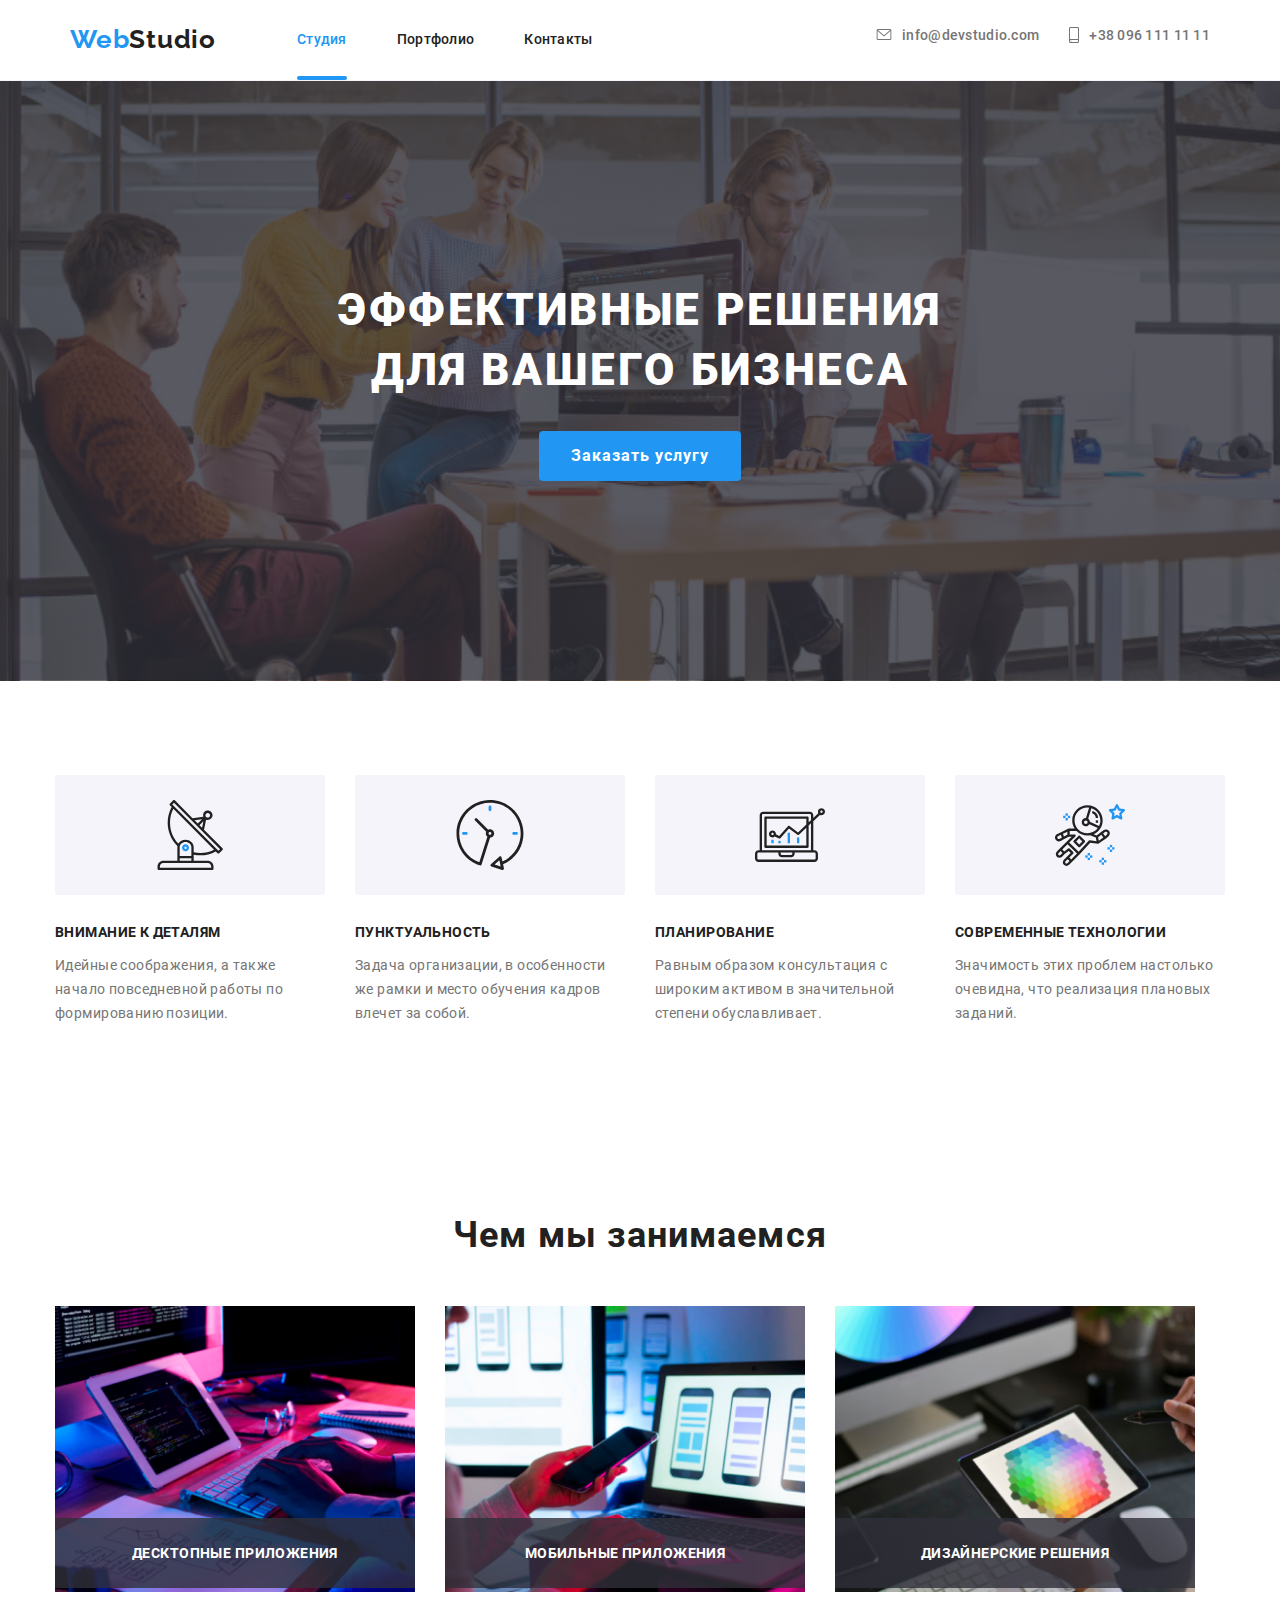
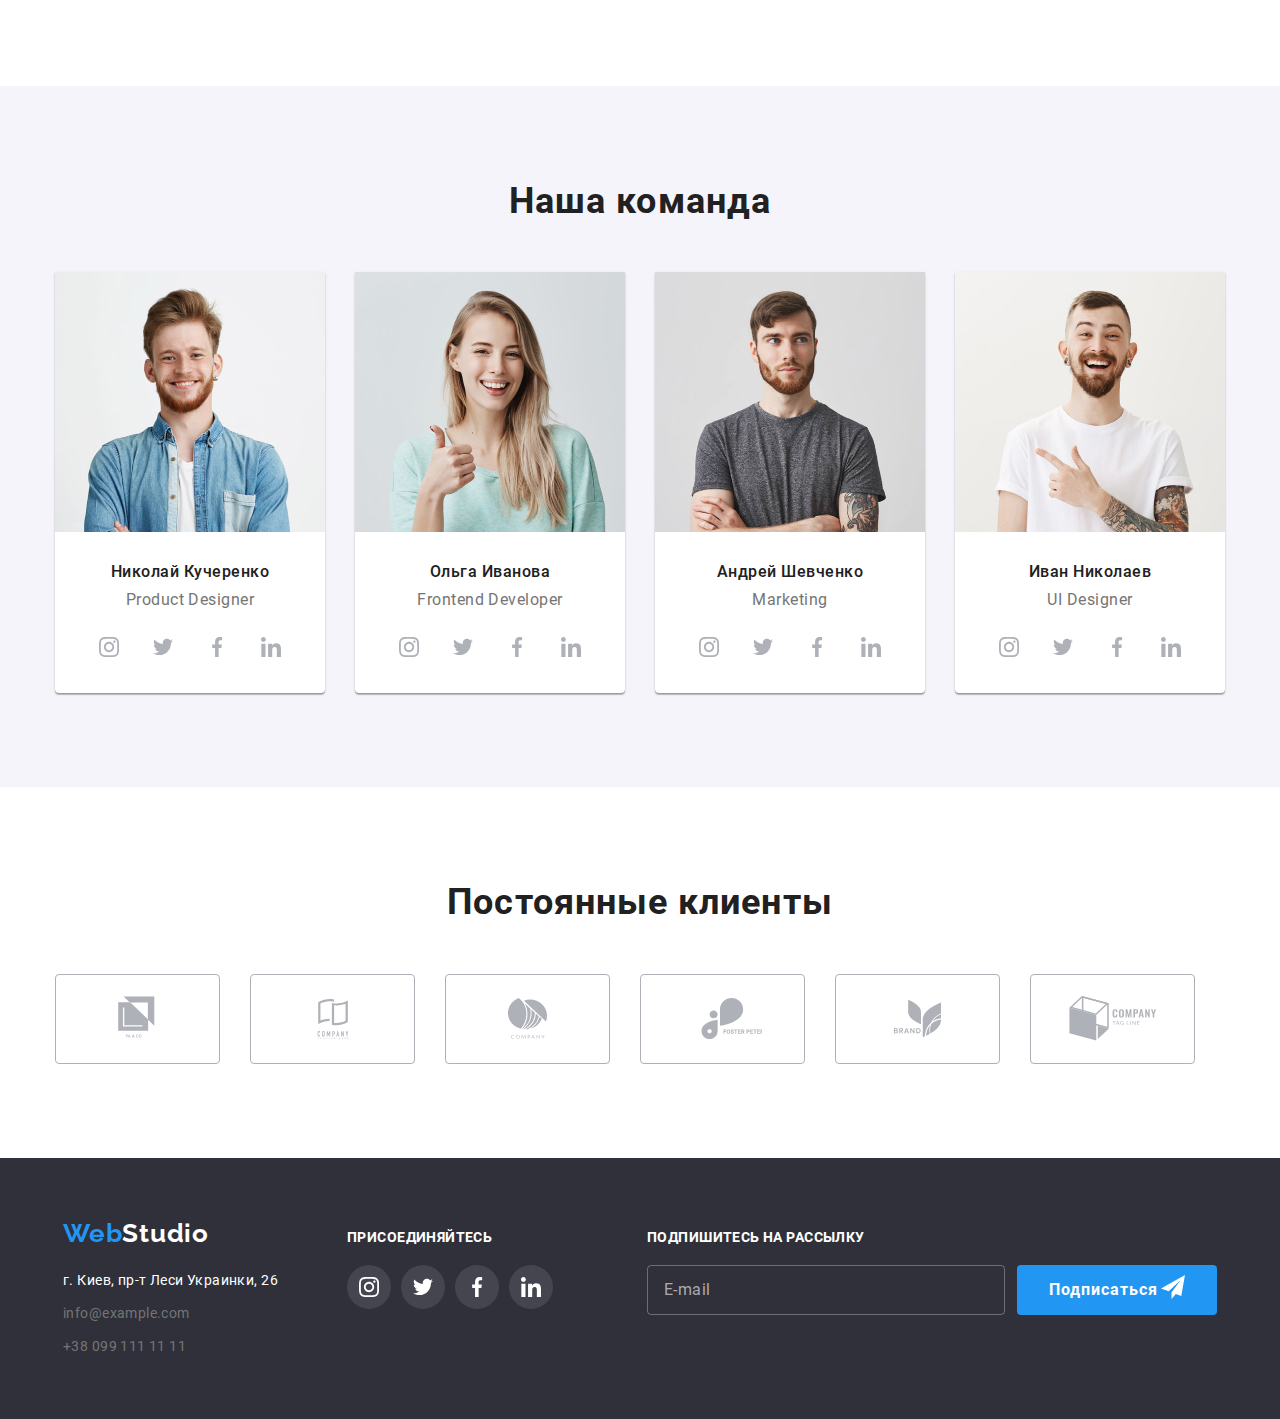
<file: index.html>
<!DOCTYPE html>
<html lang="ru">

<!--HEAD-->

<head>
    <meta charset="UTF-8">
    <meta name="viewport" content="width=device-width, initial-scale=1.0">
    <title>WebStudio</title>
    <!-- <link rel="preconnect" href="https://fonts.gstatic.com"> -->
    <!-- <link
        href="https://fonts.googleapis.com/css2?family=Oleo+Script&family=Raleway:wght@700&family=Roboto:wght@400;500;700;900&display=swap"
        rel="stylesheet"> -->
    <link rel="stylesheet" href="./css/main.min.css" />
</head>

<!--BODY-->

<body>

    <!--HEADER-->
    <header class="header">
        <nav class="header__nav">
            <a href="./index.html" class="header__logo">Web<span class="header__span">Studio</span>
            </a>

            <button type="button" class="menu-button" aria-expanded="false" aria-controls="menu-container"
                data-menu-button>
                <svg class="header__menu" width="24" height="24" aria-label="Переключатель мобильного меню">
                    <use class="icon-cross" href="./img/header-menu-close.svg#icon-cross"></use>
                    <use class="icon-menu" href="./img/header-menu-close.svg#icon-menu"></use>
                </svg>
            </button>
            <!--SITE-NAV-->
            <div class="menu-container" id="menu-container" data-menu>
                <ul class="site-nav list">
                    <li class="site-nav__item"><a href="./index.html" class="site-nav__link current">Студия</a></li>
                    <li class="site-nav__item"><a href="./portfolio.html" class="site-nav__link">Портфолио</a></li>
                    <li class="site-nav__item"><a href="" class="site-nav__link">Контакты</a></li>
                </ul>
                <!-- CONTACTS MENU-->
                <ul class="contacts list">
                    <li class="contacts__item"><a href="mailto:info@devstudio.com" class="contacts__link">
                            <svg class="contacts__icon" width="16px" height="11px">
                                <use href="./img/symbol-defs.svg#icon-envelope"></use>
                            </svg>info@devstudio.com</a></li>
                    <li class="contacts__item"><a href="tel:+380961111111" class="contacts__link">
                            <svg class="contacts__icon" width="10px" height="16px">
                                <use href="./img/symbol-defs.svg#icon-smartphone"></use>
                            </svg>+38 096 111 11 11</a></li>
                </ul>
            </div>
        </nav>
    </header>

    <main>
        <!--HERO-->
        <section class="hero">
            <h1 class="hero__title">Эффективные решения<br>для вашего бизнеса</h1>
            <button type="button" class="hero__button" data-modal-open>Заказать услугу</button>
        </section>

        <!-- SECTION ADVANTAGES -->
        <section class="advantages section">
            <!--HIDDEN H2-->
            <h2 class="section-title visually-hidden">Преимущества Web студии</h2>
            <ul class="advantages__list container list">
                <li class="advantages__item">
                    <div class="advantages__thumb">
                        <svg class="advantages__icon">
                            <use href="./img/symbol-defs.svg#icon-Group-1"></use>
                        </svg>
                    </div>
                    <h3 class="advantages__heading">Внимание к деталям</h3>
                    <p class="advantages__text">
                        Идейные соображения, а также начало повседневной работы по формированию позиции.
                    </p>
                </li>
                <li class="advantages__item">
                    <div class="advantages__thumb">
                        <svg class="advantages__icon">
                            <use href="./img/symbol-defs.svg#icon-clock-1"></use>
                        </svg>
                    </div>
                    <h3 class="advantages__heading">Пунктуальность</h3>
                    <p class="advantages__text">
                        Задача организации, в особенности же рамки и место обучения кадров влечет за собой.
                    </p>
                </li>
                <li class="advantages__item">
                    <div class="advantages__thumb">
                        <svg class="advantages__icon">
                            <use href="./img/symbol-defs.svg#icon-diagram-1"></use>
                        </svg>
                    </div>
                    <h3 class="advantages__heading">Планирование</h3>
                    <p class="advantages__text">
                        Равным образом консультация с широким активом в значительной степени обуславливает.
                    </p>
                </li>
                <li class="advantages__item">
                    <div class="advantages__thumb">
                        <svg class="advantages__icon">
                            <use href="./img/symbol-defs.svg#icon-astronaut-1"></use>
                        </svg>
                    </div>
                    <h3 class="advantages__heading">Современные технологии</h3>
                    <p class="advantages__text">
                        Значимость этих проблем настолько очевидна, что реализация плановых заданий.
                    </p>
                </li>
            </ul>
        </section>

        <!-- SECTION SERVICES -->
        <section class="services section container">
            <h2 class="section-title">Чем мы занимаемся</h2>
            <ul class="services__list list">
                <li class="services__item">
                    <div class="services__position"><img src="./img/photo1.jpg" alt="Услуги компании"
                            class="service__image" width="370" />
                        <p class="services__heading">Десктопные приложения</p>
                    </div>
                </li>
                <li class="services__item">
                    <div class="services__position"><img src="./img/photo2.jpg" alt="Услуги компании"
                            class="service__image" width="370" />
                        <p class="services__heading">Мобильные приложения</p>
                    </div>
                </li>
                <li class="services__item">
                    <div class="services__position"><img src="./img/photo3.jpg" alt="Услуги компании"
                            class="service__image" width="370" />
                        <p class="services__heading">Дизайнерские решения</p>
                    </div>
                </li>
            </ul>
        </section>

        <!--SECTION TEAM-->
        <section class="team section">
            <div class="container">
                <h2 class="section-title">Наша команда</h2>
                <ul class="team__list list">
                    <li class="team__item">
                        <picture class="team__pic">
                            <source srcset="./img/team/team1-desk.jpg 1x, ./img/team/team1-desk@2x.jpg 2x" media="(min-width:1200px)" />
                            <source srcset="./img/team/team1-tab.jpg 1x, ./img/team/team1-tab@2x.jpg 2x" media="(min-width:768px)" />
                            <source srcset="./img/team/team1-mob.jpg 1x, ./img/team/team1-mob@2x.jpg 2x" media="(max-width:767px)" />
                            <img src="./img/team/team1-desk.jpg" alt="Николай Кучеренко" />
                        </picture>
                        <!-- <img class="team__photo" src="./img/team1.jpg" alt="команда" /> -->
                        <div class="team__card">
                            <h3 class="team__name">Николай Кучеренко</h3>
                            <p class="team__text">Product Designer</p>
                            <ul class="social-list list">
                                <li class="social-item">
                                    <a href="" class="social" aria-label="инстаграм">
                                        <svg class="icon" width="20px" height="20px">
                                            <use href="./img/symbol-defs.svg#icon-instagram">
                                            </use>
                                        </svg>
                                    </a>
                                </li>
                                <li class="social-item"><a href="" class="social" aria-label="твиттер">
                                        <svg class="icon" width="20px" height="20px">
                                            <use href="./img/symbol-defs.svg#icon-twitter">
                                            </use>
                                        </svg>
                                    </a></li>
                                <li class="social-item"><a href="" class="social" aria-label="фейсубк">
                                        <svg class="icon" width="20px" height="20px">
                                            <use href="./img/symbol-defs.svg#icon-facebook">
                                            </use>
                                        </svg>
                                    </a></li>
                                <li class="social-item"><a href="" class="social" aria-label="линкедин">
                                        <svg class="icon" width="20px" height="20px">
                                            <use href="./img/symbol-defs.svg#icon-linkedin">
                                            </use>
                                        </svg>
                                    </a></li>
                            </ul>
                        </div>
                    </li>
                    <li class="team__item">
                        <picture class="team__pic">
                            <source srcset="./img/team/team2-desk.jpg 1x, ./img/team/team2-desk@2x.jpg 2x" media="(min-width:1200px)" />
                            <source srcset="./img/team/team2-tab.jpg 1x, ./img/team/team2-tab@2x.jpg 2x" media="(min-width:768px)" />
                            <source srcset="./img/team/team2-mob.jpg 1x, ./img/team/team2-mob@2x.jpg 2x" media="(max-width:767px)" />
                            <img src="./img/team/team2-desk.jpg" alt="Ольга Иванова" />
                        </picture>
                        <!-- <img class="team__photo" src="./img/team2.jpg" alt="команда" /> -->
                        <div class="team__card">
                            <h3 class="team__name">Ольга Иванова</h3>
                            <p class="team__text">Frontend Developer</p>
                            <ul class="social-list list">
                                <li class="social-item">
                                    <a href="" class="social" aria-label="инстаграм">
                                        <svg class="icon" width="20px" height="20px">
                                            <use href="./img/symbol-defs.svg#icon-instagram">
                                            </use>
                                        </svg>
                                    </a>
                                </li>
                                <li class="social-item"><a href="" class="social" aria-label="твиттер">
                                        <svg class="icon" width="20px" height="20px">
                                            <use href="./img/symbol-defs.svg#icon-twitter">
                                            </use>
                                        </svg>
                                    </a></li>
                                <li class="social-item"><a href="" class="social" aria-label="фейсубк">
                                        <svg class="icon" width="20px" height="20px">
                                            <use href="./img/symbol-defs.svg#icon-facebook">
                                            </use>
                                        </svg>
                                    </a></li>
                                <li class="social-item"><a href="" class="social" aria-label="линкедин">
                                        <svg class="icon" width="20px" height="20px">
                                            <use href="./img/symbol-defs.svg#icon-linkedin">
                                            </use>
                                        </svg>
                                    </a></li>
                            </ul>
                        </div>
                    </li>
                    <li class="team__item">
                        <picture class="team__pic">
                            <source srcset="./img/team/team3-desk.jpg 1x, ./img/team/team3-desk@2x.jpg 2x" media="(min-width:1200px)" />
                            <source srcset="./img/team/team3-tab.jpg 1x, ./img/team/team3-tab@2x.jpg 2x" media="(min-width:768px)" />
                            <source srcset="./img/team/team3-mob.jpg 1x, ./img/team/team3-mob@2x.jpg 2x" media="(max-width:767px)" />
                            <img src="./img/team/team3-desk.jpg" alt="Андрей Шевченко" />
                        </picture>
                        <!-- <img class="team__photo" src="./img/team3.jpg" alt="команда" /> -->
                        <div class="team__card">
                            <h3 class="team__name">Андрей Шевченко</h3>
                            <p class="team__text">Marketing</p>
                            <ul class="social-list list">
                                <li class="social-item">
                                    <a href="" class="social" aria-label="инстаграм">
                                        <svg class="icon" width="20px" height="20px">
                                            <use href="./img/symbol-defs.svg#icon-instagram">
                                            </use>
                                        </svg>
                                    </a>
                                </li>
                                <li class="social-item"><a href="" class="social" aria-label="твиттер">
                                        <svg class="icon" width="20px" height="20px">
                                            <use href="./img/symbol-defs.svg#icon-twitter">
                                            </use>
                                        </svg>
                                    </a></li>
                                <li class="social-item"><a href="" class="social" aria-label="фейсубк">
                                        <svg class="icon" width="20px" height="20px">
                                            <use href="./img/symbol-defs.svg#icon-facebook">
                                            </use>
                                        </svg>
                                    </a></li>
                                <li class="social-item"><a href="" class="social" aria-label="линкедин">
                                        <svg class="icon" width="20px" height="20px">
                                            <use href="./img/symbol-defs.svg#icon-linkedin">
                                            </use>
                                        </svg>
                                    </a></li>
                            </ul>
                        </div>
                    </li>
                    <li class="team__item">
                        <picture class="team__pic">
                            <source srcset="./img/team/team4-desk.jpg 1x, ./img/team/team4-desk@2x.jpg 2x" media="(min-width:1200px)" />
                            <source srcset="./img/team/team4-tab.jpg 1x, ./img/team/team4-tab@2x.jpg 2x" media="(min-width:768px)" />
                            <source srcset="./img/team/team4-mob.jpg 1x, ./img/team/team4-mob@2x.jpg 2x" media="(max-width:767px)" />
                            <img src="./img/team/team4-desk.jpg" alt="Иван Николаев" />
                        </picture>
                        <!-- <img class="team__photo" src="./img/team4.jpg" alt="команда" /> -->
                        <div class="team__card">
                            <h3 class="team__name">Иван Николаев</h3>
                            <p class="team__text">UI Designer</p>
                            <ul class="social-list list">
                                <li class="social-item">
                                    <a href="" class="social" aria-label="инстаграм">
                                        <svg class="icon" width="20px" height="20px">
                                            <use href="./img/symbol-defs.svg#icon-instagram">
                                            </use>
                                        </svg>
                                    </a>
                                </li>
                                <li class="social-item"><a href="" class="social" aria-label="твиттер">
                                        <svg class="icon" width="20px" height="20px">
                                            <use href="./img/symbol-defs.svg#icon-twitter">
                                            </use>
                                        </svg>
                                    </a></li>
                                <li class="social-item"><a href="" class="social" aria-label="фейсубк">
                                        <svg class="icon" width="20px" height="20px">
                                            <use href="./img/symbol-defs.svg#icon-facebook">
                                            </use>
                                        </svg>
                                    </a></li>
                                <li class="social-item"><a href="" class="social" aria-label="линкедин">
                                        <svg class="icon" width="20px" height="20px">
                                            <use href="./img/symbol-defs.svg#icon-linkedin">
                                            </use>
                                        </svg>
                                    </a></li>
                            </ul>
                        </div>

                    </li>
                </ul>
            </div>
        </section>

        <!--SECTION CLIENTS-->
        <section class="clients section container">
            <h2 class="section-title">Постоянные клиенты</h2>
            <ul class="clients__list list">
                <li class="clients__item">
                    <a class="clients__link" href="">
                        <svg class="clients__icon" width="44px" height="49px">
                            <use href="./img/symbol-defs.svg#icon-logo-1">
                            </use>
                        </svg>
                    </a>
                </li>
                <li class="clients__item">
                    <a class="clients__link" href="">
                        <svg class="clients__icon" width="40px" height="52px">
                            <use href="./img/symbol-defs.svg#icon-logo-2">
                            </use>
                        </svg>
                    </a>
                </li>
                <li class="clients__item">
                    <a class="clients__link" href="">
                        <svg class="clients__icon" width="41px" height="43px">
                            <use href="./img/symbol-defs.svg#icon-logo-3">
                            </use>
                        </svg>
                    </a>
                </li>
                <li class="clients__item">
                    <a class="clients__link" href="">
                        <svg class="clients__icon" width="79px" height="42px">
                            <use href="./img/symbol-defs.svg#icon-logo-4">
                            </use>
                        </svg>
                    </a>
                </li>
                <li class="clients__item">
                    <a class="clients__link" href="">
                        <svg class="clients__icon" width="59px" height="47px">
                            <use href="./img/symbol-defs.svg#icon-logo-5">
                            </use>
                        </svg>
                    </a>
                </li>
                <li class="clients__item">
                    <a class="clients__link" href="">
                        <svg class="clients__icon" width="88px" height="45px">
                            <use href="./img/symbol-defs.svg#icon-logo-6">
                            </use>
                        </svg>
                    </a>
                </li>
            </ul>
        </section>
    </main>

    <!-- FOOTER -->
    <footer class="footer">
            <div class="footer__flex">   
                <div class="logo__flex">
                <a href="./index.html" class="footer__logo">Web<span class="footer__span">Studio</span>
                </a>
                <address class="footer__contacts">
                    <span class="footer__adress">г. Киев, пр-т Леси Украинки, 26</span><br>
                    <a href="mailto:info@example.com" class="footer__link">info@example.com</a><br>
                    <a href="tel:+380991111111" class="footer__link link">+38 099 111 11 11</a>
                </address>
            </div>
                <div class="footer__join">
                    <p class="footer__heading">присоединяйтесь</p>
                    <!-- SOCIAL LIST -->
                    <ul class="social-list list">
                        <li class="footer__social">
                            <a href="" class="social" aria-label="инстаграм">
                                <svg class="social__icon" width="20px" height="20px">
                                    <use href="./img/symbol-defs.svg#icon-instagram">
                                    </use>
                                </svg>
                            </a>
                        </li>
                        <li class="footer__social"><a href="" class="social" aria-label="твиттер">
                                <svg class="social__icon" width="20px" height="20px">
                                    <use href="./img/symbol-defs.svg#icon-twitter">
                                    </use>
                                </svg>
                            </a></li>
                        <li class="footer__social"><a href="" class="social" aria-label="фейсубк">
                                <svg class="social__icon" width="20px" height="20px">
                                    <use href="./img/symbol-defs.svg#icon-facebook">
                                    </use>
                                </svg>
                            </a></li>
                        <li class="footer__social"><a href="" class="social" aria-label="линкедин">
                                <svg class="social__icon" width="20px" height="20px">
                                    <use href="./img/symbol-defs.svg#icon-linkedin">
                                    </use>
                                </svg>
                            </a></li>
                    </ul>
                </div>
            </div>
            <div class="footer__subscribe">
                <p class="footer__heading">Подпишитесь на рассылку</p>
                <form class="footer__form">
                    <input class="footer__input" type="email" name="email" placeholder="E-mail" />
                    <button type="submit" class="footer__button">Подписаться</button>
                </form>
            </div>
    </footer>

    <!-- MODAL -->
    <div class="backdrop is-hidden" data-modal>
        <div class="modal">
            <form class="modal__form">
                <button type="button" class="modal__close" data-modal-close>
                    <svg class="modal__icon">
                        <use href="./img/symbol-defs.svg#icon-close"></use>
                    </svg>
                </button>
                <h2 class="form__heading">Оставьте свои данные, мы вам перезвоним</h2>
                <div class="form__field">
                    <label class="form__label" for="name">Имя</label>
                    <input class="form__input" type="text" name="name" id="name" placeholder=" " />
                    <span class="form__icon">
                        <svg class="form__svg">
                            <use href="./img/symbol-defs.svg#icon-person"></use>
                        </svg>
                    </span>
                </div>
                <div class="form__field">
                    <label class="form__label" for="tel">Телефон</label>
                    <input class="form__input" type="tel" name="tel" id="tel" />
                    <span class="form__icon">
                        <svg class="form__svg">
                            <use href="./img/symbol-defs.svg#icon-phone"></use>
                        </svg>
                    </span>
                </div>
                <div class="form__field">
                    <label class="form__label" for="email">Почта</label>
                    <input class="form__input" type="email" name="email" id="email" placeholder=" " />
                    <span class="form__icon">
                        <svg class="form__svg">
                            <use href="./img/symbol-defs.svg#icon-email"></use>
                        </svg>
                    </span>
                </div>
                <div class="form__field">
                    <label class="form__label" for="comment">Комментарий</label>
                    <textarea class="form__textarea" name="comment" id="comment" rows="8"
                        placeholder="Введите текст"></textarea>
                </div>
                <div class="policy">
                    <input class="policy__input visually-hidden" id="checkbox" type="checkbox" name="policy" value="" />
                    <label for="checkbox" class="policy__label">
                        <span>Соглашаюсь с рассылкой и принимаю <a class="policy__text" href="">Условия
                                договора</a></span>
                    </label>
                </div>
                <button class="button primary form__submit" type="submit">Отправить</button>
            </form>
        </div>
    </div>
    <script src="./js/modal.js"></script>
    <script src="./js/menu.js"></script>
</body>

</html>
</file>
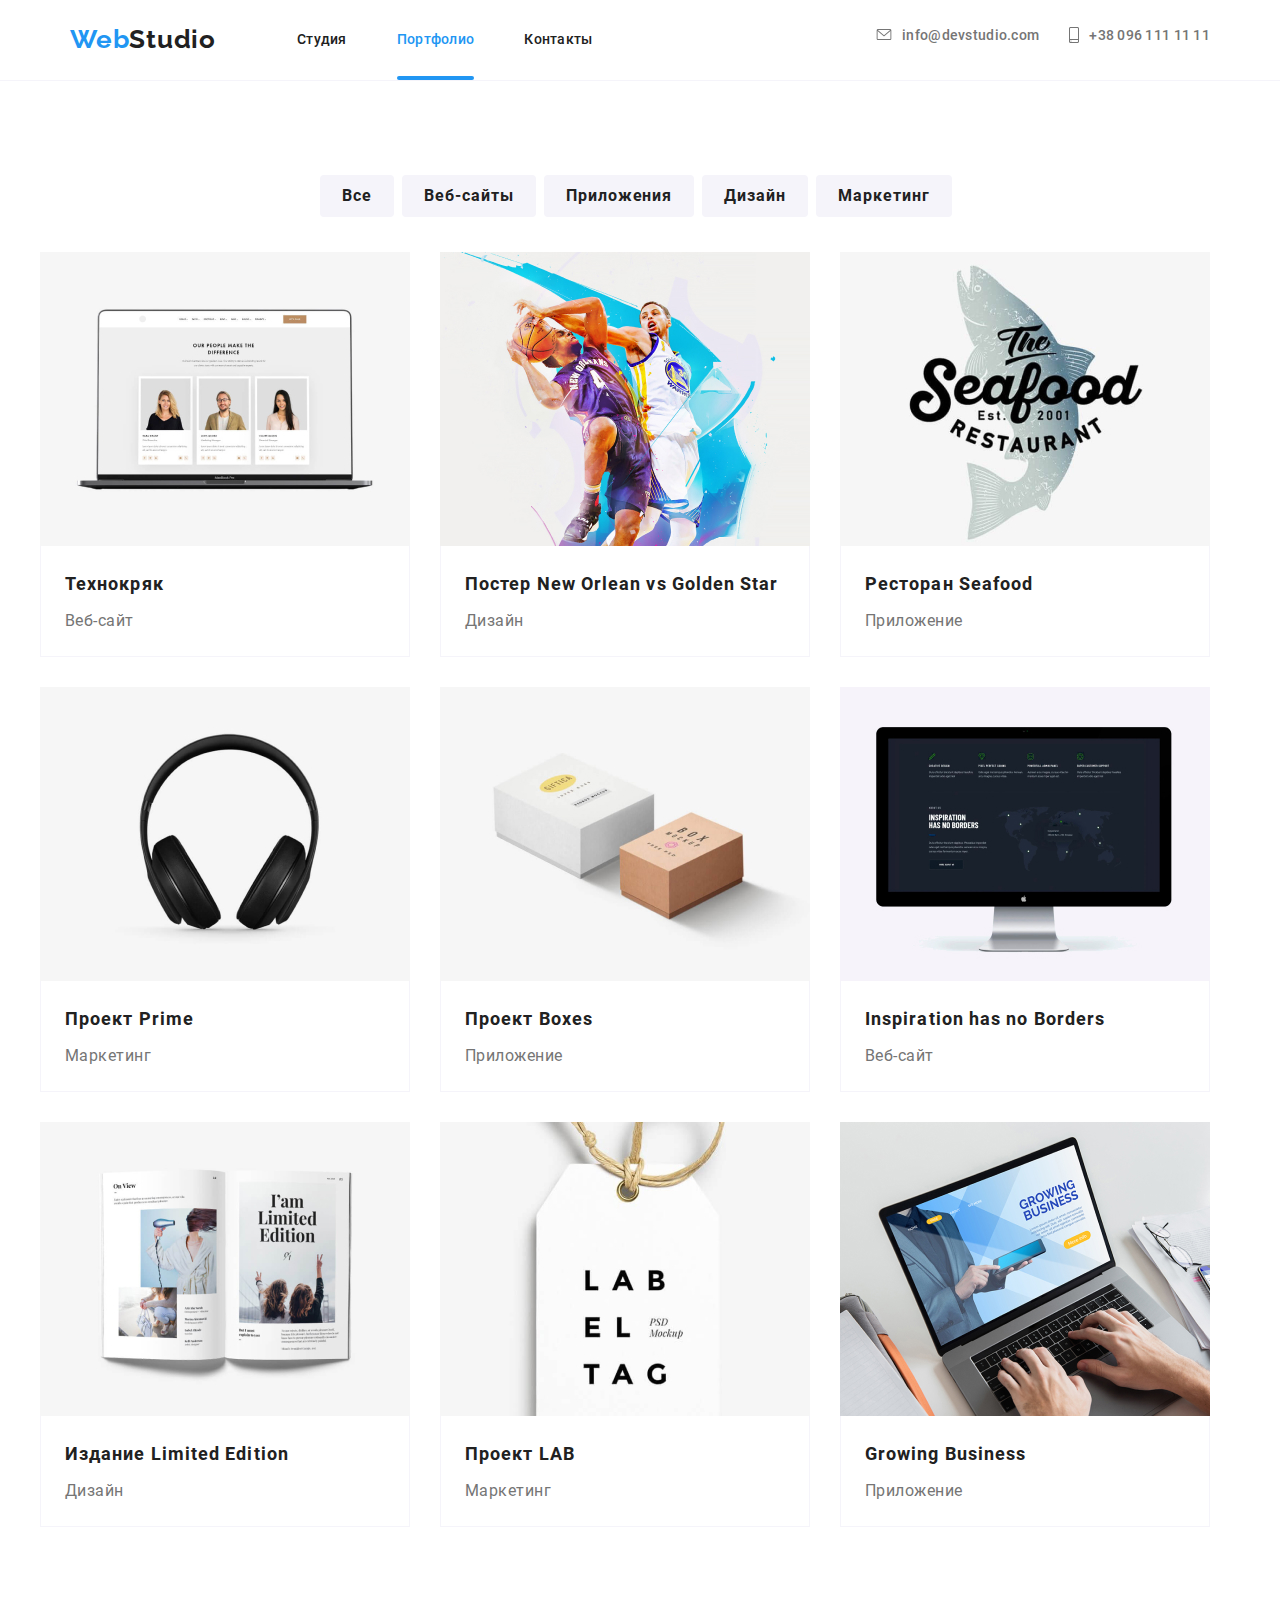
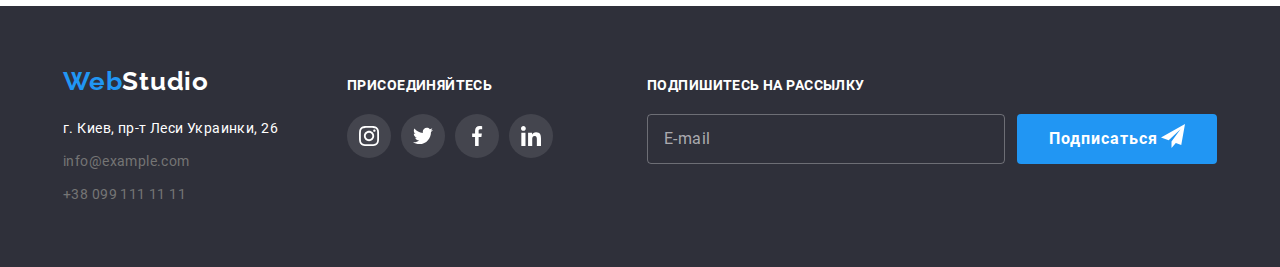
<file: portfolio.html>
<!DOCTYPE html>
<html lang="ru">

<head>
    <meta charset="UTF-8">
    <meta name="viewport" content="width=device-width, initial-scale=1.0">
    <title>WebStudio</title>
    <link rel="preconnect" href="https://fonts.gstatic.com">
    <link
        href="https://fonts.googleapis.com/css2?family=Oleo+Script&family=Raleway:wght@700&family=Roboto:wght@400;500;700;900&display=swap"
        rel="stylesheet">
    <link rel="stylesheet" href="./css/main.min.css" />
</head>

<body>
    
        <!--HEADER-->
        <header class="header">
            <nav class="header__nav">
                <a href="./index.html" class="header__logo">Web<span class="header__span">Studio</span>
                </a>
                <button type="button" class="menu-button" aria-expanded="false" aria-controls="menu-container"
                    data-menu-button>
                    <svg class="header__menu" width="24" height="24" aria-label="Переключатель мобильного меню">
                        <use class="icon-cross" href="./img/header-menu-close.svg#icon-cross"></use>
                        <use class="icon-menu" href="./img/header-menu-close.svg#icon-menu"></use>
                    </svg>
                </button>
                <!--SITE-NAV-->
                <div class="menu-container" id="menu-container" data-menu>
                    <ul class="site-nav list">
                        <li class="site-nav__item"><a href="./index.html" class="site-nav__link">Студия</a></li>
                        <li class="site-nav__item"><a href="./portfolio.html" class="site-nav__link current">Портфолио</a></li>
                        <li class="site-nav__item"><a href="" class="site-nav__link">Контакты</a></li>
                    </ul>
                    <!-- CONTACTS MENU-->
                    <ul class="contacts list">
                        <li class="contacts__item"><a href="mailto:info@devstudio.com" class="contacts__link">
                                <svg class="contacts__icon" width="16px" height="11px">
                                    <use href="./img/symbol-defs.svg#icon-envelope"></use>
                                </svg>info@devstudio.com</a></li>
                        <li class="contacts__item"><a href="tel:+380961111111" class="contacts__link">
                                <svg class="contacts__icon" width="10px" height="16px">
                                    <use href="./img/symbol-defs.svg#icon-smartphone"></use>
                                </svg>+38 096 111 11 11</a></li>
                    </ul>
                </div>
            </nav>
        </header>

    <main>
        <section class="portfolio section container">
            <!--СКРЫТЫЙ ЗАГОЛОВОК-->
            <H1 class="visually-hidden">Наши работы</H1>

            <!--FILTER BUTTONS-->
            <ul class="filter list">
                <li class="filter__item"><button class="button filter__button">Все</button></li>
                <li class="filter__item"><button class="button filter__button">Веб-сайты</button></li>
                <li class="filter__item"><button class="button filter__button">Приложения</button></li>
                <li class="filter__item"><button class="button filter__button">Дизайн</button></li>
                <li class="filter__item"><button class="button filter__button">Маркетинг</button></li>
            </ul>

            <!--PORTFOLIO-->
            <ul class="portfolio__list list">
                <li class="portfolio__item">
                    <a class="portfolio__link" href="">
                        <div class="portfolio__thumb">
                            <div class="portfolio__overlay">
                                <p class="portfolio__text">Технокряк это современная площадка распространения коронавируса. Компании используют эту платформу для цифрового шпионажа и атак на защищённые сервера конкурентов.</p>
                            </div>
                            <picture>
                                <source srcset="./img/portfolio/img-1-desk.jpg 1x, ./img/portfolio/img-1-desk@2x.jpg 2x" media="(min-width:1200px)" />
                                <source srcset="./img/portfolio/img-1-tab.jpg 1x, ./img/portfolio/img-1-tab@2x.jpg 2x" media="(min-width:768px)" />
                                <source srcset="./img/portfolio/img-1-mob.jpg 1x, ./img/portfolio/img-1-mob@2x.jpg 2x" media="(max-width:767px)" />
                                <img src="./img/portfolio/img-1-desk.jpg" alt="Технокряк" />
                              </picture>
                                <!-- <img class="portfolio__img" src="./img/technocryak.jpg" alt="web-site" width="370" class="portfolio_img"> -->
                        </div>
                            <div class="portfolio__meta">
                            <h2 class="portfolio__heading">Технокряк</h2>
                            <p class="portfolio__desc">Веб-сайт</p>
                        </div>
                    </a>
                </li>
                <li class="portfolio__item">
                    <a class="portfolio__link" href="">
                        <div class="portfolio__thumb">
                            <div class="portfolio__overlay">
                                <p class="portfolio__text">Технокряк это современная площадка распространения коронавируса. Компании используют эту платформу для цифрового шпионажа и атак на защищённые сервера конкурентов.</p>
                            </div>
                            <picture>
                                <source srcset="./img/portfolio/img-2-desk.jpg 1x, ./img/portfolio/img-2-desk@2x.jpg 2x" media="(min-width:1200px)" />
                                <source srcset="./img/portfolio/img-2-tab.jpg 1x, ./img/portfolio/img-2-tab@2x.jpg 2x" media="(min-width:768px)" />
                                <source srcset="./img/portfolio/img-2-mob.jpg 1x, ./img/portfolio/img-2-mob@2x.jpg 2x" media="(max-width:767px)" />
                                <img src="./img/portfolio/img-2-desk.jpg" alt="Дизайн" />
                              </picture>
                        <!-- <img class="portfolio__img" src="./img/neworlean.jpg" alt="design" width="370" class="portfolio_img"> -->
                    </div>
                    <div class="portfolio__meta">
                            <h2 class="portfolio__heading">Постер New Orlean vs Golden Star</h2>
                            <p class="portfolio__desc">Дизайн</p>
                        </div>
                    </a>
                </li>
                <li class="portfolio__item">
                    <a class="portfolio__link" href="">
                        <div class="portfolio__thumb">
                            <div class="portfolio__overlay">
                                <p class="portfolio__text">Технокряк это современная площадка распространения коронавируса. Компании используют эту платформу для цифрового шпионажа и атак на защищённые сервера конкурентов.</p>
                            </div>
                            <picture>
                                <source srcset="./img/portfolio/img-3-desk.jpg 1x, ./img/portfolio/img-3-desk@2x.jpg 2x" media="(min-width:1200px)" />
                                <source srcset="./img/portfolio/img-3-tab.jpg 1x, ./img/portfolio/img-3-tab@2x.jpg 2x" media="(min-width:768px)" />
                                <source srcset="./img/portfolio/img-3-mob.jpg 1x, ./img/portfolio/img-3-mob@2x.jpg 2x" media="(max-width:767px)" />
                                <img src="./img/portfolio/img-3-desk.jpg" alt="Ресторан Seafood" />
                              </picture>
                        <!-- <img class="portfolio__img" src="./img/seafood.jpg" alt="application" width="370" class="portfolio_img"> -->
                    </div>
                    <div class="portfolio__meta">
                            <h2 class="portfolio__heading">Ресторан Seafood</h2>
                            <p class="portfolio__desc">Приложение</p>
                        </div>
                    </a>
                </li>
                <li class="portfolio__item">
                    <a class="portfolio__link" href="">
                        <div class="portfolio__thumb">
                            <div class="portfolio__overlay">
                                <p class="portfolio__text">Технокряк это современная площадка распространения коронавируса. Компании используют эту платформу для цифрового шпионажа и атак на защищённые сервера конкурентов.</p>
                            </div>
                            <picture>
                            <source srcset="./img/portfolio/img-4-desk.jpg 1x, ./img/portfolio/img-4-desk@2x.jpg 2x" media="(min-width:1200px)" />
                                <source srcset="./img/portfolio/img-4-tab.jpg 1x, ./img/portfolio/img-4-tab@2x.jpg 2x" media="(min-width:768px)" />
                                <source srcset="./img/portfolio/img-4-mob.jpg 1x, ./img/portfolio/img-4-mob@2x.jpg 2x" media="(max-width:767px)" />
                                <img src="./img/portfolio/img-4-desk.jpg" alt="Проект Prime" />
                              </picture>
                        <!-- <img class="portfolio__img" src="./img/prime.jpg" alt="marketing" width="370" class="portfolio_img"> -->
                    </div>
                    <div class="portfolio__meta">
                            <h2 class="portfolio__heading">Проект Prime</h2>
                            <p class="portfolio__desc">Маркетинг</p>
                        </div>
                    </a>
                </li>
                <li class="portfolio__item">
                    <a class="portfolio__link" href="">
                        <div class="portfolio__thumb">
                            <div class="portfolio__overlay">
                                <p class="portfolio__text">Технокряк это современная площадка распространения коронавируса. Компании используют эту платформу для цифрового шпионажа и атак на защищённые сервера конкурентов.</p>
                            </div>
                            <picture>
                                <source srcset="./img/portfolio/img-5-desk.jpg 1x, ./img/portfolio/img-5-desk@2x.jpg 2x" media="(min-width:1200px)" />
                                    <source srcset="./img/portfolio/img-5-tab.jpg 1x, ./img/portfolio/img-5-tab@2x.jpg 2x" media="(min-width:768px)" />
                                    <source srcset="./img/portfolio/img-5-mob.jpg 1x, ./img/portfolio/img-5-mob@2x.jpg 2x" media="(max-width:767px)" />
                                    <img src="./img/portfolio/img-5-desk.jpg" alt="Проект Boxes" />
                                  </picture>
                        <!-- <img class="portfolio__img" src="./img/boxes.jpg" alt="application" width="370" class="portfolio_img"> -->
                    </div>
                    <div class="portfolio__meta">
                            <h2 class="portfolio__heading">Проект Boxes</h2>
                            <p class="portfolio__desc">Приложение</p>
                        </div>
                    </a>
                </li>
                <li class="portfolio__item">
                    <a class="portfolio__link" href="">
                        <div class="portfolio__thumb">
                            <div class="portfolio__overlay">
                                <p class="portfolio__text">Технокряк это современная площадка распространения коронавируса. Компании используют эту платформу для цифрового шпионажа и атак на защищённые сервера конкурентов.</p>
                            </div>
                            <picture>
                                <source srcset="./img/portfolio/img-6-desk.jpg 1x, ./img/portfolio/img-6-desk@2x.jpg 2x" media="(min-width:1200px)" />
                                    <source srcset="./img/portfolio/img-6-tab.jpg 1x, ./img/portfolio/img-6-tab@2x.jpg 2x" media="(min-width:768px)" />
                                    <source srcset="./img/portfolio/img-6-mob.jpg 1x, ./img/portfolio/img-6-mob@2x.jpg 2x" media="(max-width:767px)" />
                                    <img src="./img/portfolio/img-6-desk.jpg" alt="Веб-сайт" />
                                  </picture>
                        <!-- <img class="portfolio__img" src="./img/inspiration.jpg" alt="web-site" width="370" class="portfolio_img"> -->
                    </div>
                    <div class="portfolio__meta">
                            <h2 class="portfolio__heading">Inspiration has no Borders</h2>
                            <p class="portfolio__desc">Веб-сайт</p>
                        </div>
                    </a>
                </li>
                <li class="portfolio__item">
                    <a class="portfolio__link" href="">
                        <div class="portfolio__thumb">
                            <div class="portfolio__overlay">
                                <p class="portfolio__text">Технокряк это современная площадка распространения коронавируса. Компании используют эту платформу для цифрового шпионажа и атак на защищённые сервера конкурентов.</p>
                            </div>
                            <picture>
                                <source srcset="./img/portfolio/img-7-desk.jpg 1x, ./img/portfolio/img-7-desk@2x.jpg 2x" media="(min-width:1200px)" />
                                    <source srcset="./img/portfolio/img-7-tab.jpg 1x, ./img/portfolio/img-7-tab@2x.jpg 2x" media="(min-width:768px)" />
                                    <source srcset="./img/portfolio/img-7-mob.jpg 1x, ./img/portfolio/img-7-mob@2x.jpg 2x" media="(max-width:767px)" />
                                    <img src="./img/portfolio/img-7-desk.jpg" alt="Дизайн" />
                                  </picture>
                        <!-- <img class="portfolio__img" src="./img/limited_adition.jpg" alt="design" width="370" class="portfolio_img"> -->
                    </div>
                    <div class="portfolio__meta">
                            <h2 class="portfolio__heading">Издание Limited Edition</h2>
                            <p class="portfolio__desc">Дизайн</p>
                        </div>
                    </a>
                </li>
                <li class="portfolio__item">
                    <a class="portfolio__link" href="">
                        <div class="portfolio__thumb">
                            <div class="portfolio__overlay">
                                <p class="portfolio__text">Технокряк это современная площадка распространения коронавируса. Компании используют эту платформу для цифрового шпионажа и атак на защищённые сервера конкурентов.</p>
                            </div>
                            <picture>
                                <source srcset="./img/portfolio/img-8-desk.jpg 1x, ./img/portfolio/img-8-desk@2x.jpg 2x" media="(min-width:1200px)" />
                                    <source srcset="./img/portfolio/img-8-tab.jpg 1x, ./img/portfolio/img-8-tab@2x.jpg 2x" media="(min-width:768px)" />
                                    <source srcset="./img/portfolio/img-8-mob.jpg 1x, ./img/portfolio/img-8-mob@2x.jpg 2x" media="(max-width:767px)" />
                                    <img src="./img/portfolio/img-8-desk.jpg" alt="Маркетинг" />
                                  </picture>
                        <!-- <img class="portfolio__img" src="./img/lab.jpg" alt="marketing" width="370" class="portfolio_img"> -->
                    </div>
                    <div class="portfolio__meta">
                            <h2 class="portfolio__heading">Проект LAB</h2>
                            <p class="portfolio__desc">Маркетинг</p>
                        </div>
                    </a>
                </li>
                <li class="portfolio__item">
                    <a class="portfolio__link" href="">
                        <div class="portfolio__thumb">
                            <div class="portfolio__overlay">
                                <p class="portfolio__text">Технокряк это современная площадка распространения коронавируса. Компании используют эту платформу для цифрового шпионажа и атак на защищённые сервера конкурентов.</p>
                            </div>
                            <picture>
                                <source srcset="./img/portfolio/img-9-desk.jpg 1x, ./img/portfolio/img-9-desk@2x.jpg 2x" media="(min-width:1200px)" />
                                    <source srcset="./img/portfolio/img-9-tab.jpg 1x, ./img/portfolio/img-9-tab@2x.jpg 2x" media="(min-width:768px)" />
                                    <source srcset="./img/portfolio/img-9-mob.jpg 1x, ./img/portfolio/img-9-mob@2x.jpg 2x" media="(max-width:767px)" />
                                    <img src="./img/portfolio/img-9-desk.jpg" alt="Приложение" />
                                  </picture>
                        <!-- <img class="portfolio__img" class="portfolio__img" src="./img/growingbusiness.jpg"  alt="application"> -->
                    </div>
                    <div class="portfolio__meta">
                            <h3 class="portfolio__heading">Growing Business</h3>
                            <p class="portfolio__desc">Приложение</p>
                        </div>
                    </a>
                </li>
            </ul>
        </section>
    </main>

    <!-- FOOTER -->
    <footer class="footer">
        <div class="footer__flex">   
            <div class="logo__flex">
            <a href="./index.html" class="footer__logo">Web<span class="footer__span">Studio</span>
            </a>
            <address class="footer__contacts">
                <span class="footer__adress">г. Киев, пр-т Леси Украинки, 26</span><br>
                <a href="mailto:info@example.com" class="footer__link">info@example.com</a><br>
                <a href="tel:+380991111111" class="footer__link link">+38 099 111 11 11</a>
            </address>
        </div>
            <div class="footer__join">
                <p class="footer__heading">присоединяйтесь</p>
                <!-- SOCIAL LIST -->
                <ul class="social-list list">
                    <li class="footer__social">
                        <a href="" class="social" aria-label="инстаграм">
                            <svg class="social__icon" width="20px" height="20px">
                                <use href="./img/symbol-defs.svg#icon-instagram">
                                </use>
                            </svg>
                        </a>
                    </li>
                    <li class="footer__social"><a href="" class="social" aria-label="твиттер">
                            <svg class="social__icon" width="20px" height="20px">
                                <use href="./img/symbol-defs.svg#icon-twitter">
                                </use>
                            </svg>
                        </a></li>
                    <li class="footer__social"><a href="" class="social" aria-label="фейсубк">
                            <svg class="social__icon" width="20px" height="20px">
                                <use href="./img/symbol-defs.svg#icon-facebook">
                                </use>
                            </svg>
                        </a></li>
                    <li class="footer__social"><a href="" class="social" aria-label="линкедин">
                            <svg class="social__icon" width="20px" height="20px">
                                <use href="./img/symbol-defs.svg#icon-linkedin">
                                </use>
                            </svg>
                        </a></li>
                </ul>
            </div>
        </div>
        <div class="footer__subscribe">
            <p class="footer__heading">Подпишитесь на рассылку</p>
            <form class="footer__form">
                <input class="footer__input" type="email" name="email" placeholder="E-mail" />
                <button type="submit" class="footer__button">Подписаться</button>
            </form>
        </div>
</footer>

    <script src="./js/menu.js"></script>
</body>
</html>
</file>
<file: css/main.min.css>
.advantages__thumb,.social,.clients__link,.policy__label{display:flex;align-items:center}/*! modern-normalize v1.0.0 | MIT License | https://github.com/sindresorhus/modern-normalize */*,*::before,*::after{box-sizing:border-box}:root{-moz-tab-size:4;tab-size:4}html{line-height:1.15;-webkit-text-size-adjust:100%}body{margin:0}body{font-family:system-ui,-apple-system,"Segoe UI",Roboto,Helvetica,Arial,sans-serif,"Apple Color Emoji","Segoe UI Emoji"}hr{height:0;color:inherit}abbr[title]{text-decoration:underline dotted}b,strong{font-weight:bolder}code,kbd,samp,pre{font-family:ui-monospace, SFMono-Regular, Consolas, "Liberation Mono", Menlo, monospace;font-size:1em}small{font-size:80%}sub,sup{font-size:75%;line-height:0;position:relative;vertical-align:baseline}sub{bottom:-0.25em}sup{top:-0.5em}table{text-indent:0;border-color:inherit}button,input,optgroup,select,textarea{font-family:inherit;font-size:100%;line-height:1.15;margin:0}button,select{text-transform:none}button,[type="button"],[type="reset"],[type="submit"]{-webkit-appearance:button}::-moz-focus-inner{border-style:none;padding:0}:-moz-focusring{outline:1px dotted ButtonText}:-moz-ui-invalid{box-shadow:none}legend{padding:0}progress{vertical-align:baseline}::-webkit-inner-spin-button,::-webkit-outer-spin-button{height:auto}[type="search"]{-webkit-appearance:textfield;outline-offset:-2px}::-webkit-search-decoration{-webkit-appearance:none}::-webkit-file-upload-button{-webkit-appearance:button;font:inherit}summary{display:list-item}@font-face{font-family:'Raleway';font-style:normal;font-weight:700;src:url("../fonts/raleway-v18-latin-700.eot");src:local(""),url("../fonts/raleway-v18-latin-700.eot?#iefix") format("embedded-opentype"),url("../fonts/raleway-v18-latin-700.woff2") format("woff2"),url("../fonts/raleway-v18-latin-700.woff") format("woff"),url("../fonts/raleway-v18-latin-700.ttf") format("truetype"),url("../fonts/raleway-v18-latin-700.svg#Raleway") format("svg")}@font-face{font-family:'Roboto';font-style:normal;font-weight:400;src:url("../fonts/roboto-v20-cyrillic-regular.eot");src:local(""),url("../fonts/roboto-v20-cyrillic-regular.eot?#iefix") format("embedded-opentype"),url("../fonts/roboto-v20-cyrillic-regular.woff2") format("woff2"),url("../fonts/roboto-v20-cyrillic-regular.woff") format("woff"),url("../fonts/roboto-v20-cyrillic-regular.ttf") format("truetype"),url("../fonts/roboto-v20-cyrillic-regular.svg#Roboto") format("svg")}@font-face{font-family:'Roboto';font-style:normal;font-weight:500;src:url("../fonts/roboto-v20-cyrillic-500.eot");src:local(""),url("../fonts/roboto-v20-cyrillic-500.eot?#iefix") format("embedded-opentype"),url("../fonts/roboto-v20-cyrillic-500.woff2") format("woff2"),url("../fonts/roboto-v20-cyrillic-500.woff") format("woff"),url("../fonts/roboto-v20-cyrillic-500.ttf") format("truetype"),url("../fonts/roboto-v20-cyrillic-500.svg#Roboto") format("svg")}@font-face{font-family:'Roboto';font-style:normal;font-weight:700;src:url("../fonts/roboto-v20-cyrillic-700.eot");src:local(""),url("../fonts/roboto-v20-cyrillic-700.eot?#iefix") format("embedded-opentype"),url("../fonts/roboto-v20-cyrillic-700.woff2") format("woff2"),url("../fonts/roboto-v20-cyrillic-700.woff") format("woff"),url("../fonts/roboto-v20-cyrillic-700.ttf") format("truetype"),url("../fonts/roboto-v20-cyrillic-700.svg#Roboto") format("svg")}@font-face{font-family:'Roboto';font-style:normal;font-weight:900;src:url("../fonts/roboto-v20-cyrillic-900.eot");src:local(""),url("../fonts/roboto-v20-cyrillic-900.eot?#iefix") format("embedded-opentype"),url("../fonts/roboto-v20-cyrillic-900.woff2") format("woff2"),url("../fonts/roboto-v20-cyrillic-900.woff") format("woff"),url("../fonts/roboto-v20-cyrillic-900.ttf") format("truetype"),url("../fonts/roboto-v20-cyrillic-900.svg#Roboto") format("svg")}.visually-hidden{position:absolute;width:1px;height:1px;margin:-1px;border:0;padding:0;white-space:nowrap;clip-path:inset(100%);clip:rect(0 0 0 0);overflow:hidden}html{box-sizing:border-box}*,*::before,*::after{box-sizing:inherit}body{font-family:"Roboto",sans-serif;color:#757575;background-color:#fff}img{display:block;max-width:100%;height:auto}.list{list-style:none;margin-top:0;margin-bottom:0;padding-left:0}a,.link{text-decoration:none}.container{max-width:480px;margin-left:auto;margin-right:auto;padding-left:15px;padding-right:15px}@media screen and (min-width: 768px){.container{min-width:768px}}@media screen and (min-width: 1200px){.container{min-width:1200px}}.section{padding-top:60px;padding-bottom:60px}@media screen and (min-width: 1200px) and (min-width: 768px){.section{padding-top:94px;padding-bottom:94px}}.section-title{display:block;margin-top:0;margin-bottom:30px;text-align:center;font-family:"Roboto",sans-serif;font-weight:700;font-size:36px;line-height:1.17;letter-spacing:0.03em;color:#212121}@media screen and (min-width: 1200px){.section-title{margin-bottom:50px}}.header{position:relative;background-color:#fff;border-bottom:1px solid #f5f4fa}@media screen and (max-width: 767px){.header{position:sticky;top:0;width:100%;z-index:1}}.header__nav{display:flex;justify-content:space-between;padding:10px 15px}@media screen and (max-width: 767px){.header__nav{max-width:480px;align-items:center;margin-right:auto;margin-left:auto}}@media screen and (min-width: 768px){.header__nav{padding:0 15px;width:100%;align-items:center}}@media screen and (min-width: 1200px){.header__nav{margin-left:auto;margin-right:auto;width:1170px;padding:0 15px}}.header__logo{display:inline-block;font-family:"Raleway",sans-serif;font-weight:700;font-size:24px;line-height:1.2;letter-spacing:0.03em;color:#2196f3}@media screen and (min-width: 768px){.header__logo{margin-right:81px}}@media screen and (min-width: 768px){.header__logo{font-size:26px}}.header__span{color:#212121}.menu-button{display:inline-flex;justify-content:center;padding:12px 8px;width:40px;height:40px;margin:0;border:0;background-color:transparent}@media screen and (min-width: 768px){.menu-button{display:none}}.menu-button:hover,.menu-button:focus{fill:#2196f3}.menu-button .icon-cross{display:none}.menu-button.is-open .icon-cross{display:block;fill:#212121}.menu-button.is-open .icon-menu{display:none}.header__svg{align-self:center}.menu-container{background-color:#fff;padding:60px 0;font-size:20px}@media screen and (max-width: 767px){.menu-container{display:none;position:absolute;text-align:center;top:100%;left:0;width:100%;padding-top:60px;padding-bottom:60px;box-shadow:0px 4px 8px rgba(0,0,0,0.04),0px 2px 4px rgba(0,0,0,0.08),0px 1px 3px rgba(0,0,0,0.16);border-top:1px solid #f5f4fa}}@media screen and (min-width: 768px){.menu-container{display:flex;justify-content:space-between;align-items:center;padding:0;width:100%}}@media screen and (max-width: 767px){.menu-container.is-open{display:block}}@media screen and (min-width: 768px){.site-nav{display:flex;justify-content:space-between}}@media screen and (max-width: 767px){.site-nav__item:not(last-child){margin-bottom:40px}}@media screen and (min-width: 768px){.site-nav__item:not(last-child){margin-right:50px}}.site-nav__link{position:relative;display:inline-block;font-family:"Roboto",sans-serif;font-weight:500;line-height:1.14;letter-spacing:0.02em;color:#212121;transition-property:color;transition-duration:250ms;transition-timing-function:cubic-bezier(0.4, 0, 0.2, 1)}@media screen and (max-width: 767px){.site-nav__link{margin-right:auto;margin-left:auto;padding-bottom:12px;font-size:18px}}@media screen and (min-width: 768px){.site-nav__link{font-size:14px;padding:32px 0}}.site-nav__link:hover,.site-nav__link:focus{color:#2196f3}.site-nav__link.current{color:#2196f3}.site-nav__link.current::after{position:absolute;bottom:0;left:0;width:100%;height:4px;content:"";border-radius:2px;background-color:#2196f3}.contacts{display:block}@media screen and (min-width: 768px){.contacts{display:flex;flex-direction:column;margin-left:auto}}@media screen and (min-width: 1200px){.contacts{flex-direction:row}}.contacts__item:not(:last-child){margin-bottom:16px}@media screen and (min-width: 768px){.contacts__item:not(:last-child){margin-bottom:10px}}@media screen and (min-width: 1200px){.contacts__item:not(:last-child){margin-right:30px}}.contacts__link{margin-right:auto;margin-left:auto;font-family:"Roboto",sans-serif;font-weight:500;font-size:18px;line-height:1.14;letter-spacing:0.02em;color:#757575;transition-property:color;transition-duration:250ms;transition-timing-function:cubic-bezier(0.4, 0, 0.2, 1)}@media screen and (min-width: 768px){.contacts__link{margin:0;font-size:12px;line-height:1.17}}@media screen and (min-width: 1200px){.contacts__link{display:flex;align-items:center;font-size:14px}}.contacts__link:hover,.contacts__link:focus{color:#2196f3}.contacts__icon{margin-right:10px;fill:currentColor}.hero{text-align:center;padding:118px 0;max-width:1600px;max-height:600px;margin-left:auto;margin-right:auto;text-align:center;align-content:center;background-color:#212121;background-repeat:no-repeat;background-position:center;background-size:cover}@media screen and (max-width: 767px){.hero{background-image:linear-gradient(to right, rgba(47,48,58,0.8), rgba(47,48,58,0.8)),url(../img/hero/hero-mob.jpg)}}@media screen and (min-device-pixel-ratio: 2), screen and (-webkit-min-device-pixel-ratio: 2), screen and (-o-min-device-pixel-ratio: 2 / 1), screen and (min-resolution: 192dpi), screen and (min-resolution: 2dppx){.hero{background-image:linear-gradient(to right, rgba(47,48,58,0.8), rgba(47,48,58,0.8)),url(../img/hero/hero-mob@2x.jpg)}}@media screen and (min-width: 768px){.hero{background-image:linear-gradient(to right, rgba(47,48,58,0.8), rgba(47,48,58,0.8)),url(../img/hero/hero-tab.jpg)}}@media screen and (min-device-pixel-ratio: 2), screen and (-webkit-min-device-pixel-ratio: 2), screen and (-o-min-device-pixel-ratio: 2 / 1), screen and (min-resolution: 192dpi), screen and (min-resolution: 2dppx){.hero{background-image:linear-gradient(to right, rgba(47,48,58,0.8), rgba(47,48,58,0.8)),url(../img/hero/hero-tab@2x.jpg)}}@media screen and (min-width: 1200px){.hero{padding:200px 0}}@media screen and (min-device-pixel-ratio: 2), screen and (-webkit-min-device-pixel-ratio: 2), screen and (-o-min-device-pixel-ratio: 2 / 1), screen and (min-resolution: 192dpi), screen and (min-resolution: 2dppx){.hero{background-image:linear-gradient(to right, rgba(47,48,58,0.8), rgba(47,48,58,0.8)),url(../img/hero/hero-desk@2x.jpg)}}.hero__title{margin-top:0;margin-bottom:30px;font-family:"Roboto",sans-serif;font-weight:900;font-size:26px;line-height:1.36;letter-spacing:0.06em;text-transform:uppercase;color:#fff}@media screen and (min-width: 1200px){.hero__title{font-size:44px}}.hero__button{display:inline-block;min-width:200px;padding:10px 32px;align-items:center;border-radius:4px;border:none;font-family:"Roboto",sans-serif;font-weight:700;font-size:16px;line-height:1.87;letter-spacing:0.06em;color:#fff;background-color:#2196f3;cursor:pointer}@media screen and (min-width: 768px){.advantages__list{display:flex;flex-wrap:wrap}}@media screen and (min-width: 1200px){.advantages__list{flex-wrap:nowrap;padding-bottom:0;margin-left:auto;margin-right:auto}}.advantages__item{width:100%}@media screen and (min-width: 768px){.advantages__item{width:calc((100% - 2 * 30px) / 2);margin:15px;min-height:248px}}@media screen and (min-width: 1200px){.advantages__item{width:270px;margin:0}}@media screen and (max-width: 767px){.advantages__item:not(:last-child){margin-bottom:30px}}@media screen and (min-width: 1200px){.advantages__item:not(:last-child){margin-right:30px}}.advantages__thumb{justify-content:center;height:120px;border-radius:3px;margin-bottom:30px;background-color:#f5f4fa}.advantages__icon{width:70px;height:70px}.advantages__heading{margin-top:0;margin-bottom:10;font-family:"Roboto",sans-serif;font-weight:700;font-size:14px;line-height:1.14;text-align:center;letter-spacing:0.03em;text-transform:uppercase;color:#212121}@media screen and (min-width: 787px){.advantages__heading{text-align:left}}.advantages__text{margin-top:0;margin-bottom:0;font-family:"Roboto",sans-serif;font-weight:400;font-size:14px;line-height:1.7;letter-spacing:0.03em}@media screen and (max-width: 1199px){.services{display:none}}.services__list{display:flex}.services__item:not(last-child){margin-right:30px}.services__position{position:relative}.services__heading{position:absolute;left:50%;width:100%;bottom:4px;margin:0;padding-top:27px;padding-bottom:27px;transform:translate(-50%);font-family:"Roboto",sans-serif;font-weight:700;font-size:14px;line-height:16px;text-align:center;letter-spacing:0.03em;text-transform:uppercase;color:#fff}.services__position::before{display:inline-block;position:absolute;bottom:4px;width:100%;height:70px;content:"";background-color:rgba(47,48,58,0.8)}.services__image{display:block}.section.team{background-color:#f5f4fa}.team__list{display:block}@media screen and (min-width: 768px){.team__list{display:flex;flex-wrap:wrap;margin:0 -15px}}@media screen and (min-width: 1200px){.team__list{flex-wrap:nowrap}}@media screen and (max-width: 767px){.team__item:not(:last-child){margin-bottom:30px}}.team__item{position:relative;text-align:center;border-bottom-left-radius:4px;border-bottom-right-radius:4px;background-color:#fff;box-shadow:0px 1px 3px rgba(0,0,0,0.12),0px 1px 1px rgba(0,0,0,0.14),0px 2px 1px rgba(0,0,0,0.2)}@media screen and (min-width: 768px){.team__item{width:calc((100% - 2 * 30px) / 2);margin:15px}}@media screen and (min-width: 1200px){.team__item{margin:0 15px}}.team__pic{max-width:100%}.team__name{margin-top:0;margin-bottom:10px;font-family:"Roboto",sans-serif;font-weight:500;font-size:16px;line-height:1.19;letter-spacing:0.03em;color:#212121}.team__text{margin-top:0;margin-bottom:16px;font-family:"Roboto",sans-serif;font-weight:400;font-size:16px;line-height:1.14;letter-spacing:0.03em;color:#757575}.team__card{display:block;padding-top:30px;padding-bottom:24px}.social-list{display:flex;justify-content:center}.social-item:not(:last-child){margin-right:10px}.social{justify-content:center;width:44px;height:44px;border-radius:50%;color:#afb1b8;background-color:transparent;transition:color cubic-bezier(0.4, 0, 0.2, 1) 250ms,background-color cubic-bezier(0.4, 0, 0.2, 1) 250ms,border-radius cubic-bezier(0.4, 0, 0.2, 1) 250ms}.social:hover{border-radius:50%;color:#fff;background-color:#2196f3}.icon{fill:currentColor}.clients__list{display:flex;flex-wrap:wrap;justify-content:center;margin:-15px}@media screen and (min-width: 1200px){.clients__list{flex-wrap:nowrap;margin:0}}.clients__item{margin:15px;height:90px;width:calc((100% - 2 * 30px) / 2)}@media screen and (min-width: 768px){.clients__item{width:calc((100% - 3 * 30px) / 3)}}@media screen and (min-width: 1200px){.clients__item{width:170px;margin:0}}@media screen and (min-width: 1200px){.clients__item:not(last-child){margin-right:30px}}.clients__link{justify-content:center;height:100%;border:1px solid #afb1b8;border-radius:4px;transition-property:color, border;transition-duration:250ms;transition-timing-function:cubic-bezier(0.4, 0, 0.2, 1);color:#afb1b8}.clients__link:hover{border:1px solid #2196f3;color:#2196f3}.clients__icon{fill:currentColor}.backdrop.is-hidden{visibility:hidden;opacity:0;pointer-events:none}.backdrop{position:fixed;top:0;left:0;width:100%;height:100%;opacity:1;transition:opacity 250ms cubic-bezier(0.4, 0, 0.2, 1);background:rgba(0,0,0,0.2);overflow-y:scroll;z-index:2}.backdrop.is-hidden.modal{transform:scale(0.5)}.modal{position:absolute;top:50%;left:50%;width:450px;height:609px;transform:translate(-50%, -50%) scale(1);border-radius:4px;background-color:#fff;box-shadow:0px 1px 3px rgba(0,0,0,0.12),0px 1px 1px rgba(0,0,0,0.14),0px 2px 1px rgba(0,0,0,0.2);transition:transform cubic-bezier(0.4, 0, 0.2, 1) 250ms}@media screen and (max-width: 479px){.modal{margin-top:60px;max-width:320px}}@media screen and (min-width: 1200px){.modal{width:528px;height:581px}}.modal__form{position:absolute;display:flex;flex-direction:column;width:100%;height:100%;padding:40px}.modal__close{position:absolute;top:8px;right:8px;width:30px;height:30px;padding:0;border:1px solid rgba(0,0,0,0.1);border-radius:50%;background-color:transparent;cursor:pointer}.modal__icon{width:30px;height:30px;fill:#000000;transition:fill 250ms cubic-bezier(0.4, 0, 0.2, 1)}.modal__icon:hover,.modal__icon:focus{fill:#2196f3}.form__heading{margin-top:0;margin-bottom:12px;text-align:center;font-family:"Roboto",sans-serif;font-weight:700;font-size:20px;line-height:30px;letter-spacing:0.03em;color:#212121}@media screen and (min-width: 1200px){.form__heading{line-height:23px}}.form__field{position:relative;display:flex;flex-direction:column;margin-bottom:10px}.form__label{margin-bottom:4px;font-family:"Roboto",sans-serif;font-weight:400;font-size:14px;line-height:1.17;letter-spacing:0.01em;color:#757575}.form__input{padding:12px 19px 12px 42px;max-height:40px;border:1px solid rgba(33,33,33,0.2);box-sizing:border-box;transition:border cubic-bezier(0.4, 0, 0.2, 1) 250ms;border-radius:4px}.form__textarea{resize:none;width:100%;max-height:120px;padding:16px 12px;transition:border cubic-bezier(0.4, 0, 0.2, 1) 250ms;border:1px solid rgba(33,33,33,0.2);border-radius:4px}.form__icon{position:absolute;content:"";display:block;transition:fill cubic-bezier(0.4, 0, 0.2, 1) 250ms;left:16px;top:50%}.form__svg{width:18px;height:18px}.form__field:focus-within>.form__icon{fill:#2196f3}.form__input:focus,.form__textarea:focus{outline:transparent;border:1px solid #2196f3;cursor:pointer}.form__textarea::placeholder{font-family:"Roboto",sans-serif;font-weight:400;font-size:14px;line-height:1.14;letter-spacing:0.01em;color:rgba(117,117,117,0.5)}.policy{align-self:center;margin-bottom:30px}.policy__label{font-family:"Roboto",sans-serif;font-weight:400;font-size:12px;line-height:1.25;letter-spacing:0.03em;color:#757575}@media screen and (min-width: 1200px){.policy__label{font-size:14px}}.policy__text{position:relative;display:inline;color:#2196f3}.policy__text::after{position:absolute;bottom:1px;left:0;width:100%;height:1px;content:"";background-color:#2196f3}.policy__label::before{display:inline-block;content:"";width:16px;height:15px;vertical-align:middle;border:2px solid #212121;border-radius:2px;margin-right:8px}.policy__input:checked+.policy__label::before{border:#2196f3;background-color:#2196f3;background-image:url(../img/icon-check.svg);background-size:contain;background-repeat:no-repeat;background-origin:border-box}.form__submit{display:inline-block;align-self:center;min-width:200px;padding:10px 32px;align-items:center;border-radius:4px;border:none;font-family:"Roboto",sans-serif;font-weight:700;font-size:16px;line-height:1.87;letter-spacing:0.06em;color:#fff;background-color:#2196f3;box-shadow:0px 4px 4px rgba(0,0,0,0.15);transition:background-color 250ms cubic-bezier(0.4, 0, 0.2, 1);cursor:pointer}.form__submit:hover{background-color:#188ce8}.filter{display:flex;flex-wrap:wrap;margin-bottom:50px}@media screen and (min-width: 768px){.filter{justify-content:center;flex-wrap:nowrap}}@media screen and (min-width: 768px){.filter__list{margin-right:auto;margin-left:auto}}.filter__item{padding-bottom:15px;border:0px;font-family:inherit;font-weight:500;font-size:16px;line-height:1.62;letter-spacing:0.03em}@media screen and (min-width: 768px){.filter__item{padding-bottom:0}}.filter__item:not(last-child){margin-right:8px}.filter__button{display:inline-block;padding:6px 22px;align-items:center;border-radius:4px;border:none;font-family:"Roboto",sans-serif;font-weight:700;font-size:16px;line-height:1.87;letter-spacing:0.06em;color:#212121;background-color:#f5f4fa;transition:color 250ms cubic-bezier(0.4, 0, 0.2, 1),background-color 250ms cubic-bezier(0.4, 0, 0.2, 1),box-shadow 250ms cubic-bezier(0.4, 0, 0.2, 1)}.filter__button:hover,.filter__button:focus{color:#fff;background-color:#2196f3;box-shadow:0px 3px 1px rgba(0,0,0,0.1),0px 1px 2px rgba(0,0,0,0.08),0px 2px 2px rgba(0,0,0,0.12);cursor:pointer}@media screen and (min-width: 768px){.portfolio__list{padding-bottom:0;display:flex;flex-wrap:wrap;margin:-15px}}@media screen and (min-width: 1200px){.portfolio__list{margin:-30px}}.portfolio__item{display:block;margin-bottom:30px}@media screen and (min-width: 768px) and (max-width: 1200px){.portfolio__item{width:calc((100% - 2 * 30px) / 2);margin:15px}}@media screen and (min-width: 1200px){.portfolio__item{width:370px;margin:15px}}.portfolio__item:last-child{margin-bottom:0}.portfolio__link{display:block;transition:box-shadow 250ms cubic-bezier(0.4, 0, 0.2, 1)}.portfolio__link:hover,.portfolio__link:focus{box-shadow:0px 1px 1px rgba(0,0,0,0.12),0px 4px 4px rgba(0,0,0,0.06),1px 4px 6px rgba(0,0,0,0.16)}.portfolio__link:hover .portfolio__overlay,.portfolio__link:focus .portfolio__overlay{transform:translateY(0);opacity:1}.portfolio__thumb{position:relative;overflow:hidden}.portfolio__overlay{position:absolute;top:0;left:0;transform:translateY(100%);opacity:0;transition:transform 250ms cubic-bezier(0.4, 0, 0.2, 1);background-color:rgba(33,150,243,0.9)}.portfolio__text{padding:77px 24px;margin:0;font-family:"Roboto",sans-serif;font-weight:400;font-size:18px;line-height:1.6;letter-spacing:0.03em;color:#fff}@media screen and (min-width: 768px){.portfolio__text{padding:49px 21px}}@media screen and (min-width: 1200px){.portfolio__text{padding:63px 24px}}.portfolio__meta{padding:20px 24px;border-bottom:1px solid #f5f4fa;border-right:1px solid #f5f4fa;border-left:1px solid #f5f4fa;background-color:#fff}.portfolio__heading{margin-top:0;margin-bottom:4px;font-family:"Roboto",sans-serif;font-weight:700;font-size:18px;line-height:2;letter-spacing:0.06em;color:#212121}.portfolio__desc{margin-top:0;margin-bottom:0;font-family:"Roboto",sans-serif;font-weight:400;font-size:16px;line-height:1.87;letter-spacing:0.03em;color:#757575}.footer{display:flex;flex-direction:column;padding:60px 15px;text-decoration:none;font-family:"Roboto",sans-serif;font-weight:400;font-size:14px;line-height:1.71;letter-spacing:0.03em;background-color:#2f303a}@media screen and (min-width: 768px){.footer{padding-top:60px 80px;flex-direction:row;flex-wrap:wrap;align-items:baseline;justify-content:center}}@media screen and (min-width: 1200px){.footer{align-items:baseline;justify-content:center;padding:60px 0;flex-wrap:nowrap}}@media screen and (max-width: 767px){.footer__flex{margin-bottom:60px}}@media screen and (min-width: 768px) and (max-width: 1199px){.footer__flex{display:flex;justify-content:center;align-items:inherit;width:100%}}@media screen and (min-width: 1200px){.footer__flex{display:flex;margin-right:94px;align-items:inherit}}@media screen and (min-width: 768px) and (max-width: 1199px){.logo__flex{display:block;margin-right:165px}}@media screen and (min-width: 768px) and (min-width: 1200px){.logo__flex{margin-right:69px}}.footer__logo{display:block;margin-bottom:20px;text-align:center;font-family:"Raleway",sans-serif;font-weight:700;font-size:26px;line-height:1.2;letter-spacing:0.03em;color:#2196f3}@media screen and (min-width: 1200px){.footer__logo{text-align:left}}.footer__span{color:#fff}.footer__contacts{display:block;margin-bottom:60px;text-align:center;font-family:"Roboto",sans-serif;font-weight:400;font-style:normal;color:rgba(255,255,255,0.6)}@media screen and (min-width: 1200px){.footer__contacts{margin-bottom:0;text-align:left}}.footer__adress{color:#fff}.footer__link{display:inline-block;margin-top:9px;font-style:normal;color:#757575}.footer__join{display:flex;flex-direction:column;align-items:inherit}@media screen and (min-width: 768px){.footer__join{align-items:center}}@media screen and (min-width: 1200px){.footer__join{margin-top:0;align-items:baseline}}.footer__heading{margin-top:0;margin-bottom:20px;font-family:"Roboto",sans-serif;font-weight:700;font-size:14px;line-height:1.14;letter-spacing:0.03em;text-transform:uppercase;color:#fff}.social__icon{fill:#fff}.footer__social{border-radius:50%;background-color:rgba(255,255,255,0.1)}.footer__social:hover,.footer__social:focus{background-color:#2196f3}.footer__social:not(:last-child){margin-right:10px}.footer__subscribe{display:block}@media screen and (min-width: 1200px){.footer__form{display:flex;align-items:center;justify-content:center}}.footer__heading{text-align:center}@media screen and (min-width: 1200px){.footer__heading{text-align:left}}.footer__input{height:50px;width:100%;padding:15px 16px;margin-bottom:20px;border:1px solid rgba(255,255,255,0.3);border-radius:4px;background-color:transparent;color:#fff}@media screen and (min-width: 768px){.footer__input{width:450px}}@media screen and (min-width: 1200px){.footer__input{width:358px;margin-right:12px;margin-bottom:0}}.footer__input::placeholder{font-family:"Roboto",sans-serif;font-weight:400;font-size:16px;line-height:1.25;align-items:center;letter-spacing:0.03em;color:rgba(255,255,255,0.6)}.footer__button{position:relative;display:flex;min-height:50px;min-width:200px;padding:10px 32px;margin-left:auto;margin-right:auto;border-radius:4px;border:none;text-align:left;font-family:"Roboto",sans-serif;font-weight:700;font-size:16px;line-height:1.87;letter-spacing:0.06em;color:#fff;background-color:#2196f3;cursor:pointer}.footer__button::after{position:absolute;right:32px;display:inline-block;content:"";width:24px;height:24px;background-image:url("../img/icon-send.svg")}
/*# sourceMappingURL=main.min.css.map */
</file>
